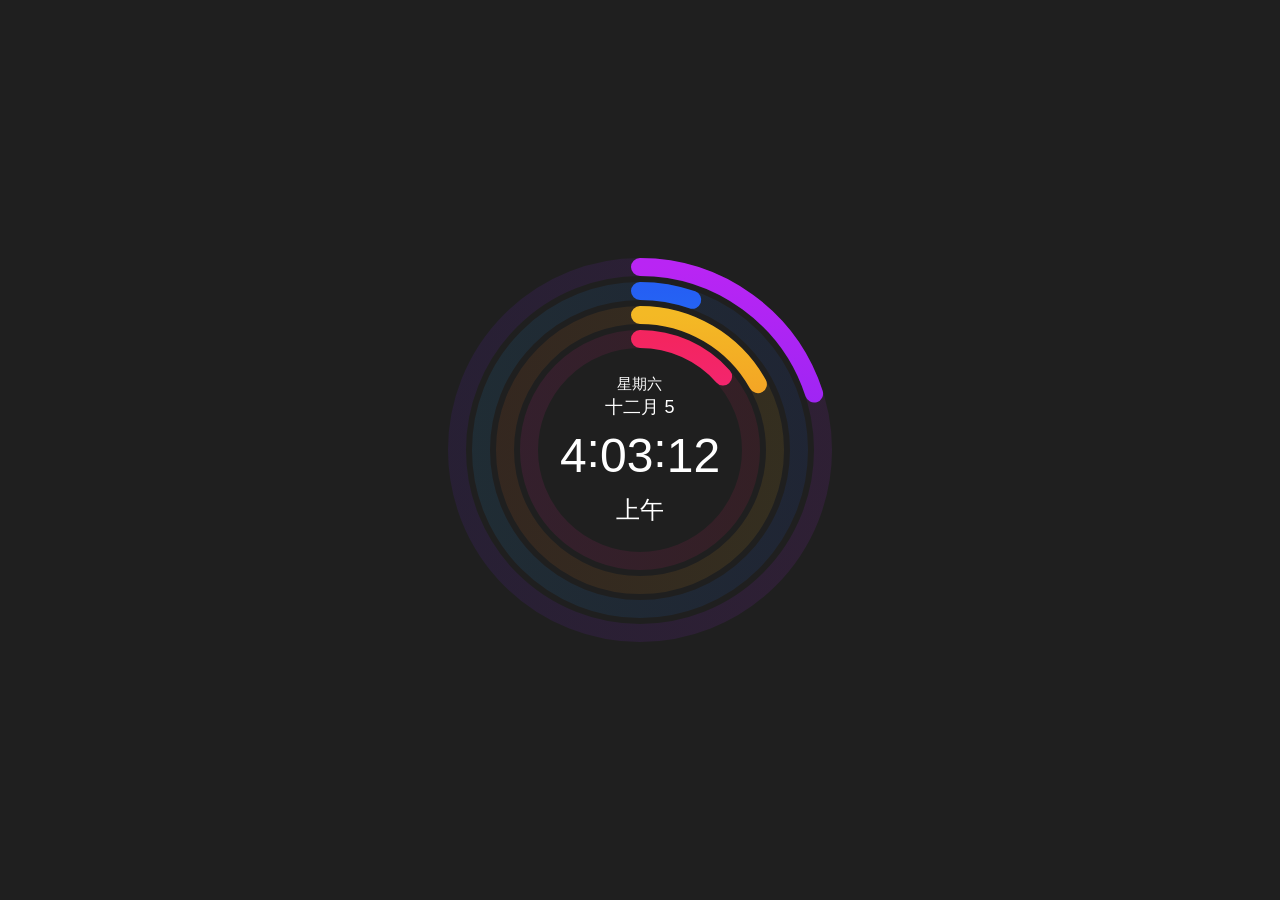
<file: resources/361-多层圆环时钟/index.html>
﻿<!doctype html>
<html>

<head>
	<meta charset="UTF-8">
	<meta name="viewport" content="width=device-width, initial-scale=1.0">
	<meta name="keywords" content="鱼C工作室|免费编程视频教学|Python教学|Web开发教学|全栈开发教学|C语言教学|汇编教学|Win32开发|加密与解密|Linux教学">
	<meta name="description" content="鱼C工作室为大家提供最有趣的编程视频教学。">
	<meta name="author" content="鱼C工作室">
	<title>鱼C-进程时钟</title>
	<script src="js/jquery.js"></script>
	<link rel="stylesheet" href="css/fishc.css">
</head>

<body>
	<div id="clock" class="progress-clock">
		<button class="progress-clock__time-date" data-group="d" type="button">
			<small data-unit="w">FishC</small><br>
			<span data-unit="mo">FishC</span>
			<span data-unit="d">520</span>
		</button>
		<button class="progress-clock__time-digit" data-unit="h" data-group="h" type="button">12</button><span
			class="progress-clock__time-colon">:</span><button class="progress-clock__time-digit" data-unit="m"
			data-group="m" type="button">00</button><span class="progress-clock__time-colon">:</span><button
			class="progress-clock__time-digit" data-unit="s" data-group="s" type="button">00</button>
		<span class="progress-clock__time-ampm" data-unit="ap">AM</span>
		<svg class="progress-clock__rings" width="256" height="256" viewBox="0 0 256 256">
			<defs>
				<linearGradient id="pc-red" x1="1" y1="0.5" x2="0" y2="0.5">
					<stop offset="0%" stop-color="hsl(343,90%,55%)" />
					<stop offset="100%" stop-color="hsl(323,90%,55%)" />
				</linearGradient>
				<linearGradient id="pc-yellow" x1="1" y1="0.5" x2="0" y2="0.5">
					<stop offset="0%" stop-color="hsl(43,90%,55%)" />
					<stop offset="100%" stop-color="hsl(23,90%,55%)" />
				</linearGradient>
				<linearGradient id="pc-blue" x1="1" y1="0.5" x2="0" y2="0.5">
					<stop offset="0%" stop-color="hsl(223,90%,55%)" />
					<stop offset="100%" stop-color="hsl(203,90%,55%)" />
				</linearGradient>
				<linearGradient id="pc-purple" x1="1" y1="0.5" x2="0" y2="0.5">
					<stop offset="0%" stop-color="hsl(283,90%,55%)" />
					<stop offset="100%" stop-color="hsl(263,90%,55%)" />
				</linearGradient>
			</defs>
			<!-- 日期 -->
			<g data-units="d">
				<circle class="progress-clock__ring" cx="128" cy="128" r="74" fill="none" opacity="0.1"
					stroke="url(#pc-red)" stroke-width="12" />
				<circle class="progress-clock__ring-fill" data-ring="mo" cx="128" cy="128" r="74" fill="none"
					stroke="url(#pc-red)" stroke-width="12" stroke-dasharray="465 465" stroke-dashoffset="465"
					stroke-linecap="round" transform="rotate(-90,128,128)" />
			</g>
			<!-- 时 -->
			<g data-units="h">
				<circle class="progress-clock__ring" cx="128" cy="128" r="90" fill="none" opacity="0.1"
					stroke="url(#pc-yellow)" stroke-width="12" />
				<circle class="progress-clock__ring-fill" data-ring="d" cx="128" cy="128" r="90" fill="none"
					stroke="url(#pc-yellow)" stroke-width="12" stroke-dasharray="565.5 565.5" stroke-dashoffset="565.5"
					stroke-linecap="round" transform="rotate(-90,128,128)" />
			</g>
			<!-- 分 -->
			<g data-units="m">
				<circle class="progress-clock__ring" cx="128" cy="128" r="106" fill="none" opacity="0.1"
					stroke="url(#pc-blue)" stroke-width="12" />
				<circle class="progress-clock__ring-fill" data-ring="h" cx="128" cy="128" r="106" fill="none"
					stroke="url(#pc-blue)" stroke-width="12" stroke-dasharray="666 666" stroke-dashoffset="666"
					stroke-linecap="round" transform="rotate(-90,128,128)" />
			</g>
			<!-- 秒 -->
			<g data-units="s">
				<circle class="progress-clock__ring" cx="128" cy="128" r="122" fill="none" opacity="0.1"
					stroke="url(#pc-purple)" stroke-width="12" />
				<circle class="progress-clock__ring-fill" data-ring="m" cx="128" cy="128" r="122" fill="none"
					stroke="url(#pc-purple)" stroke-width="12" stroke-dasharray="766.5 766.5" stroke-dashoffset="766.5"
					stroke-linecap="round" transform="rotate(-90,128,128)" />
			</g>
		</svg>
	</div>

	<script src="js/fishc.js"></script>

</body>

</html>
</file>
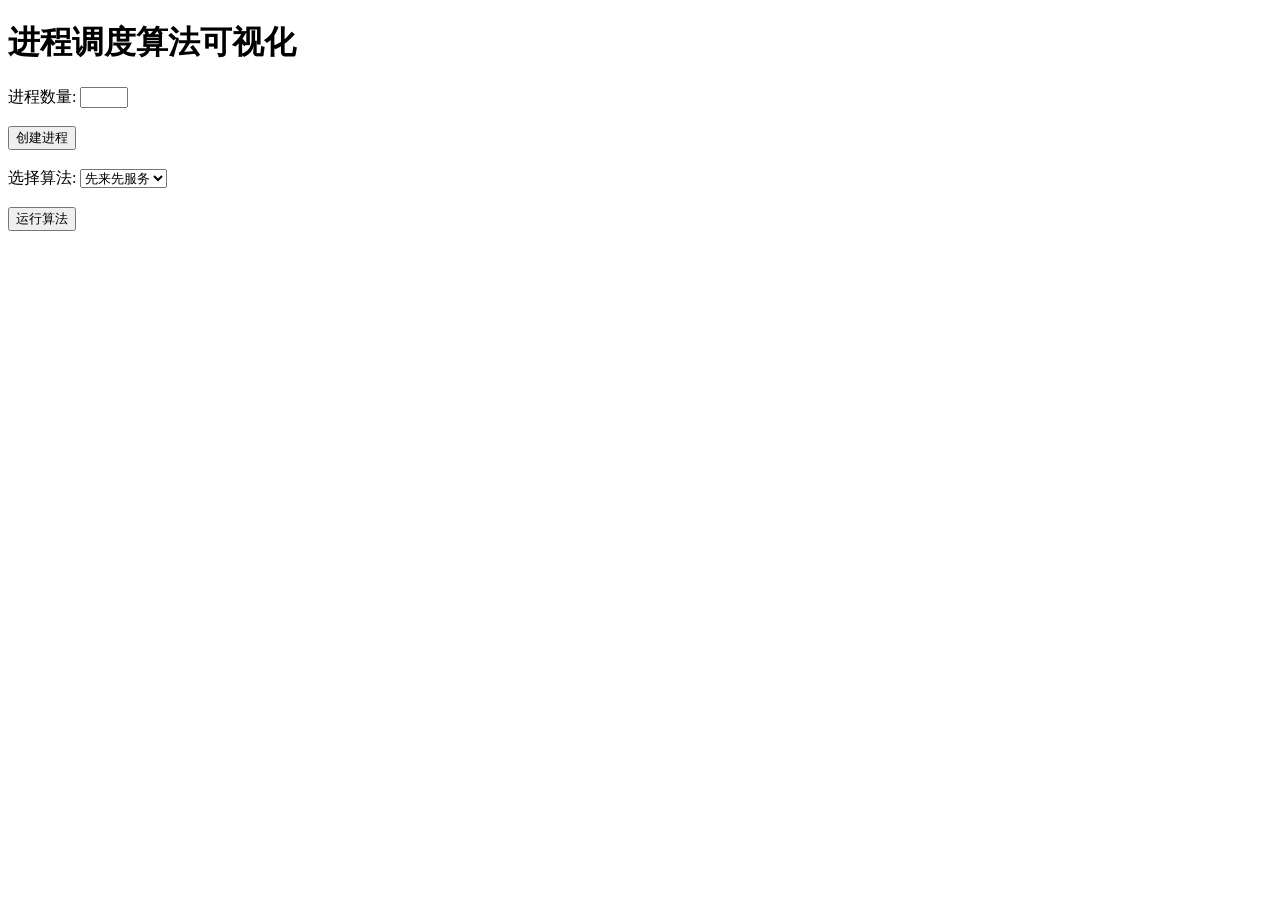
<file: html/test2.html>
<!DOCTYPE html>
<html>
<head>
    <meta charset="UTF-8">
    <title>进程调度算法可视化</title>
    <style>
        .process {
            border: 1px solid black;
            margin: 10px;
            padding: 10px;
        }

        .progress-bar {
            height: 20px;
            background-color: blue;
        }
    </style>
</head>
<body>
<h1>进程调度算法可视化</h1>
<label for="num-processes">进程数量:</label>
<input type="number" id="num-processes" min="1" max="10">
<br><br>
<button onclick="createProcesses()">创建进程</button>
<br><br>
<label for="algorithm">选择算法:</label>
<select id="algorithm">
    <option value="FCFS">先来先服务</option>
    <option value="SJF">短作业优先</option>
    <option value="RR">轮转调度</option>
</select>
<br><br>
<button onclick="runAlgorithm()">运行算法</button>
<br><br>
<div id="processes"></div>
<div id="timeline"></div>

<script>
    let processes = [];
    let algorithm;
    let numProcessesInput = document.getElementById("num-processes");
    let timeline = document.getElementById("timeline");

    function createProcesses() {
        let numProcesses = parseInt(numProcessesInput.value);
        processes = [];
        let processesDiv = document.getElementById("processes");
        processesDiv.innerHTML = "";

        for (let i = 1; i <= numProcesses; i++) {
            let arrivalTime = parseInt(prompt(`输入进程${i}到达时间:`));
            let burstTime = parseInt(prompt(`输入进程${i}执行时间:`));
            processes.push({
                id: i,
                arrivalTime: arrivalTime,
                burstTime: burstTime,
                remainingTime: burstTime,
                status: "ready",
                startTime: 0,
                endTime: 0,
            });

            let processDiv = document.createElement("div");
            processDiv.id = `process-${i}`;
            processDiv.classList.add("process");
            processDiv.innerHTML = `进程${i} (到达时间: ${arrivalTime}, 执行时间: ${burstTime})`;
            processesDiv.appendChild(processDiv);
        }
    }

    function runAlgorithm() {
        algorithm = document.getElementById("algorithm").value;
        timeline.innerHTML = "";

        if (algorithm === "FCFS") {
            runFCFS();
        } else if (algorithm === "SJF") {
            runSJF();
        } else if (algorithm === "RR") {
            let quantum = parseInt(prompt("输入时间片大小:"));
            runRR(quantum);
        }
    }

    function updateTimeline(time, process) {
        let processDiv = document.getElementById(`process-${process.id}`);
        let progressBar = processDiv.querySelector(".progress-bar");
        let statusDiv = processDiv.querySelector(".status");

        if (process.status === "ready") {
            statusDiv.textContent = "就绪";
            progressBar.style.width = "0%";
        } else if (process.status === "running") {
            statusDiv.textContent = "运行中";
            progressBar.style.width = `${100 * (1 - process.remainingTime / process.burstTime)}%`;
        } else if (process.status === "finished") {
            statusDiv.textContent = "完成";
            progressBar.style.width = "100%";
        }}
    if (time === process.startTime) {
        processDiv.innerHTML += `<div class="status">状态: ${process.status}</div>`;
        progressBar = document.createElement("div");
        progressBar.classList.add("progress-bar");
        processDiv.appendChild(progressBar);
    }
    function runFCFS() {
        let currentTime = 0;
        for (let i = 0; i < processes.length; i++) {
            let process = processes[i];
            process.startTime = currentTime;
            process.status = "running";
            updateTimeline(currentTime, process);
            currentTime += process.burstTime;
            process.endTime = currentTime;
            process.status = "finished";
            updateTimeline(currentTime, process);
        }
    }

    function runSJF() {
        let currentTime = 0;
        let remainingProcesses = processes.slice();

        while (remainingProcesses.length > 0) {
            remainingProcesses.sort((a, b) => a.burstTime - b.burstTime);
            let process = remainingProcesses[0];
            remainingProcesses.splice(0, 1);

            process.startTime = currentTime;
            process.status = "running";
            updateTimeline(currentTime, process);

            currentTime += process.burstTime;
            process.endTime = currentTime;
            process.status = "finished";
            updateTimeline(currentTime, process);
        }
    }

    function runRR(quantum) {
        let currentTime = 0;
        let remainingProcesses = processes.slice();

        while (remainingProcesses.length > 0) {
            let process = remainingProcesses[0];

            if (process.status === "ready") {
                process.startTime = currentTime;
                process.status = "running";
                updateTimeline(currentTime, process);
            }

            currentTime += Math.min(process.remainingTime, quantum);
            process.remainingTime -= Math.min(process.remainingTime, quantum);

            if (process.remainingTime === 0) {
                process.endTime = currentTime;
                process.status = "finished";
                updateTimeline(currentTime, process);
                remainingProcesses.splice(0, 1);
            } else {
                process.status = "ready";
                updateTimeline(currentTime, process);
                remainingProcesses.splice(0, 1);
                remainingProcesses.push(process);
            }
        }
    }
</script>
</body>
</html>
</file>
<file: resources/361-多层圆环时钟/css/fishc.css>
@import url(" ");

* {
  border: 0;
  box-sizing: border-box;
  margin: 0;
  padding: 0;
}

:root {
  --hue: 223;
  --bg: hsl(var(--hue), 10%, 90%);
  --fg: hsl(var(--hue), 10%, 10%);
  font-size: calc(16px + (24 - 16) * (100vw - 320px) / (1280 - 320));
}

body,
button {
  color: #fff;
  font: 1em/1.5 -apple-system, BlinkMacSystemFont, "Segoe UI", Roboto, Helvetica,
    Arial, sans-serif;
}

body {
  background-color: #1f1f1f;
  height: 100vh;
  display: grid;
  place-items: center;
}

.progress-clock {
  display: grid;
  justify-content: center;
  align-content: center;
  position: relative;
  text-align: center;
  width: 16em;
  height: 16em;
}

.progress-clock__time-date,
.progress-clock__time-digit,
.progress-clock__time-colon,
.progress-clock__time-ampm {
  transition: color 0.2s linear;
  -webkit-user-select: none;
  -moz-user-select: none;
  user-select: none;
}

.progress-clock__time-date,
.progress-clock__time-digit {
  background: transparent;
}

.progress-clock__time-date,
.progress-clock__time-ampm {
  grid-column: 1 / 6;
}

.progress-clock__time-date {
  font-size: 0.75em;
  line-height: 1.33;
}

.progress-clock__time-digit,
.progress-clock__time-colon {
  font-size: 2em;
  font-weight: 400;
  grid-row: 2;
}

.progress-clock__time-colon {
  line-height: 1.275;
}

.progress-clock__time-ampm {
  cursor: default;
  grid-row: 3;
}

.progress-clock__rings {
  display: block;
  position: absolute;
  top: 0;
  left: 0;
  width: 100%;
  height: 100%;
  z-index: -1;
}

.progress-clock__ring {
  opacity: 0.1;
}

.progress-clock__ring-fill {
  transition: opacity 0s 0.3s linear, stroke-dashoffset 0.3s ease-in-out;
}

.progress-clock__ring-fill--360 {
  opacity: 0;
  stroke-dashoffset: 0;
  transition-duration: 0.3s;
}

[data-group]:focus {
  outline: transparent;
}

[data-units] {
  transition: opacity 0.2s linear;
}

[data-group="d"]:focus,
[data-group="d"]:hover {
  color: hsl(333, 90%, 55%);
}

[data-group="h"]:focus,
[data-group="h"]:hover {
  color: hsl(33, 90%, 55%);
}

[data-group="m"]:focus,
[data-group="m"]:hover {
  color: hsl(213, 90%, 55%);
}

[data-group="s"]:focus,
[data-group="s"]:hover {
  color: hsl(169, 90%, 55%);
}

[data-group]:focus ~ .progress-clock__rings [data-units],
[data-group]:hover ~ .progress-clock__rings [data-units] {
  opacity: 0.2;
}

[data-group="d"]:focus ~ .progress-clock__rings [data-units="d"],
[data-group="d"]:hover ~ .progress-clock__rings [data-units="d"],
[data-group="h"]:focus ~ .progress-clock__rings [data-units="h"],
[data-group="h"]:hover ~ .progress-clock__rings [data-units="h"],
[data-group="m"]:focus ~ .progress-clock__rings [data-units="m"],
[data-group="m"]:hover ~ .progress-clock__rings [data-units="m"],
[data-group="s"]:focus ~ .progress-clock__rings [data-units="s"],
[data-group="s"]:hover ~ .progress-clock__rings [data-units="s"] {
  opacity: 1;
}

/* Dark theme */
@media (prefers-color-scheme: dark) {
  :root {
    --bg: hsl(var(--hue), 10%, 10%);
    --fg: hsl(var(--hue), 10%, 90%);
  }

  .progress-clock__ring {
    opacity: 0.2;
  }
}
</file>
